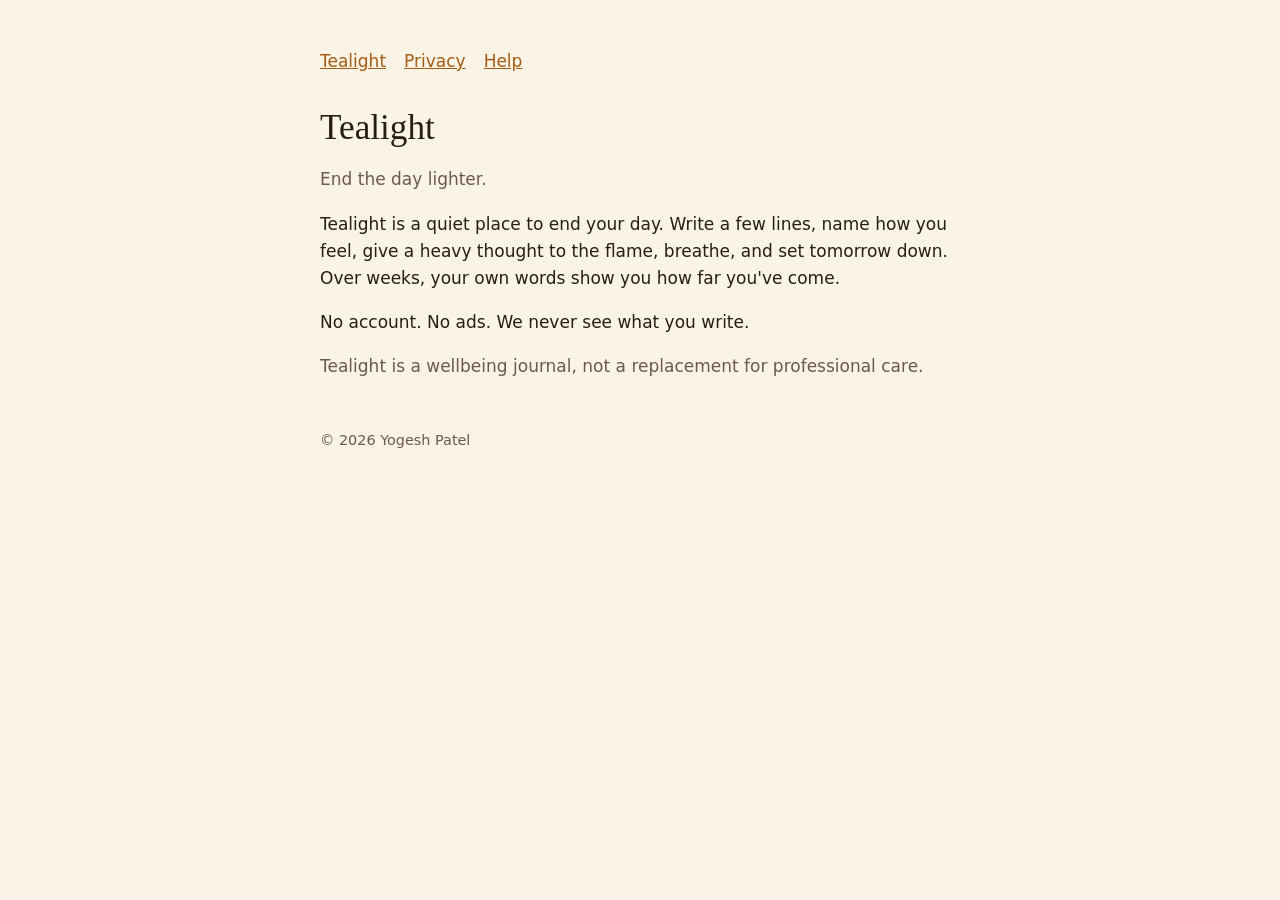
<file: index.html>
<!doctype html>
<html lang="en">
<head><meta charset="utf-8"><meta name="viewport" content="width=device-width, initial-scale=1"><title>Tealight</title><link rel="stylesheet" href="style.css"></head>
<body><main>
<nav><a href="index.html">Tealight</a><a href="privacy.html">Privacy</a><a href="support.html">Help</a></nav>
<h1>Tealight</h1>
<p class="soft">End the day lighter.</p>
<p>Tealight is a quiet place to end your day. Write a few lines, name how you feel, give a heavy thought to the flame, breathe, and set tomorrow down. Over weeks, your own words show you how far you've come.</p>
<p>No account. No ads. We never see what you write.</p>
<p class="soft">Tealight is a wellbeing journal, not a replacement for professional care.</p>
<footer>© 2026 Yogesh Patel</footer>
</main></body></html>
</file>
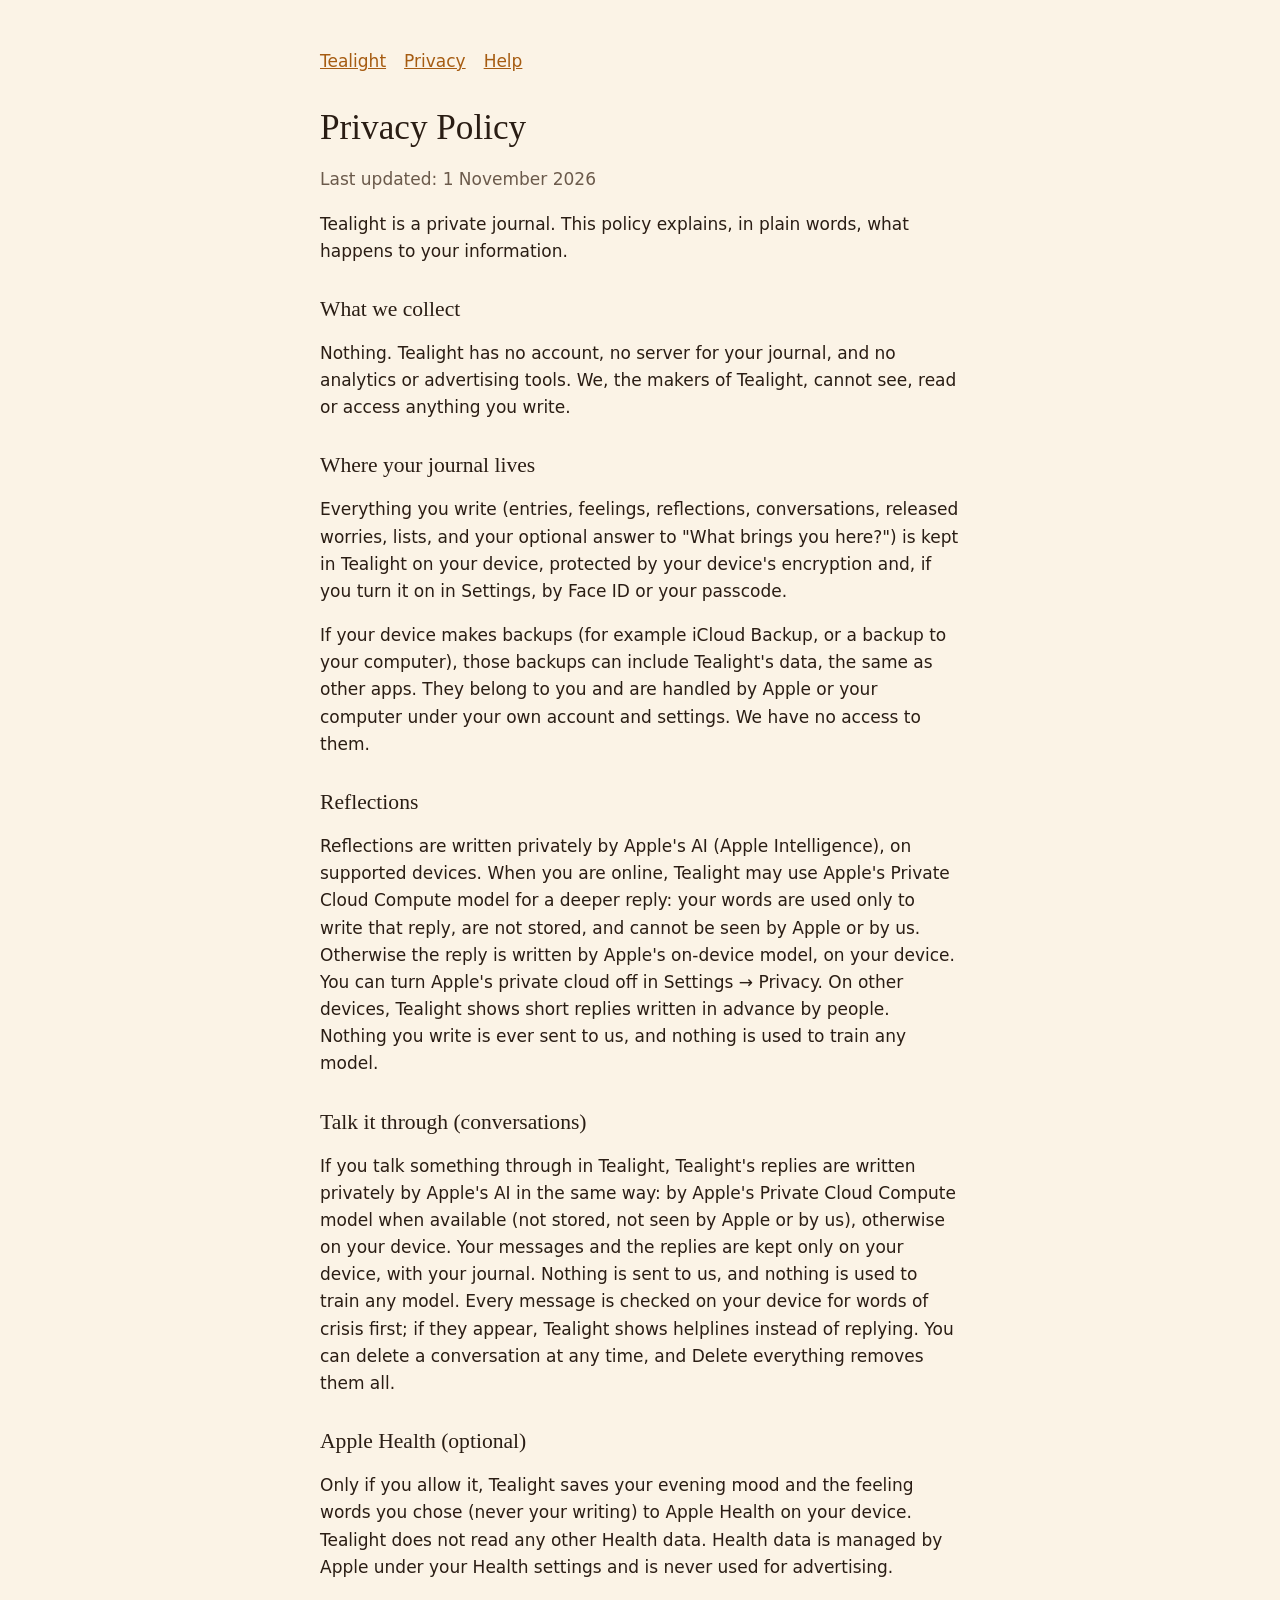
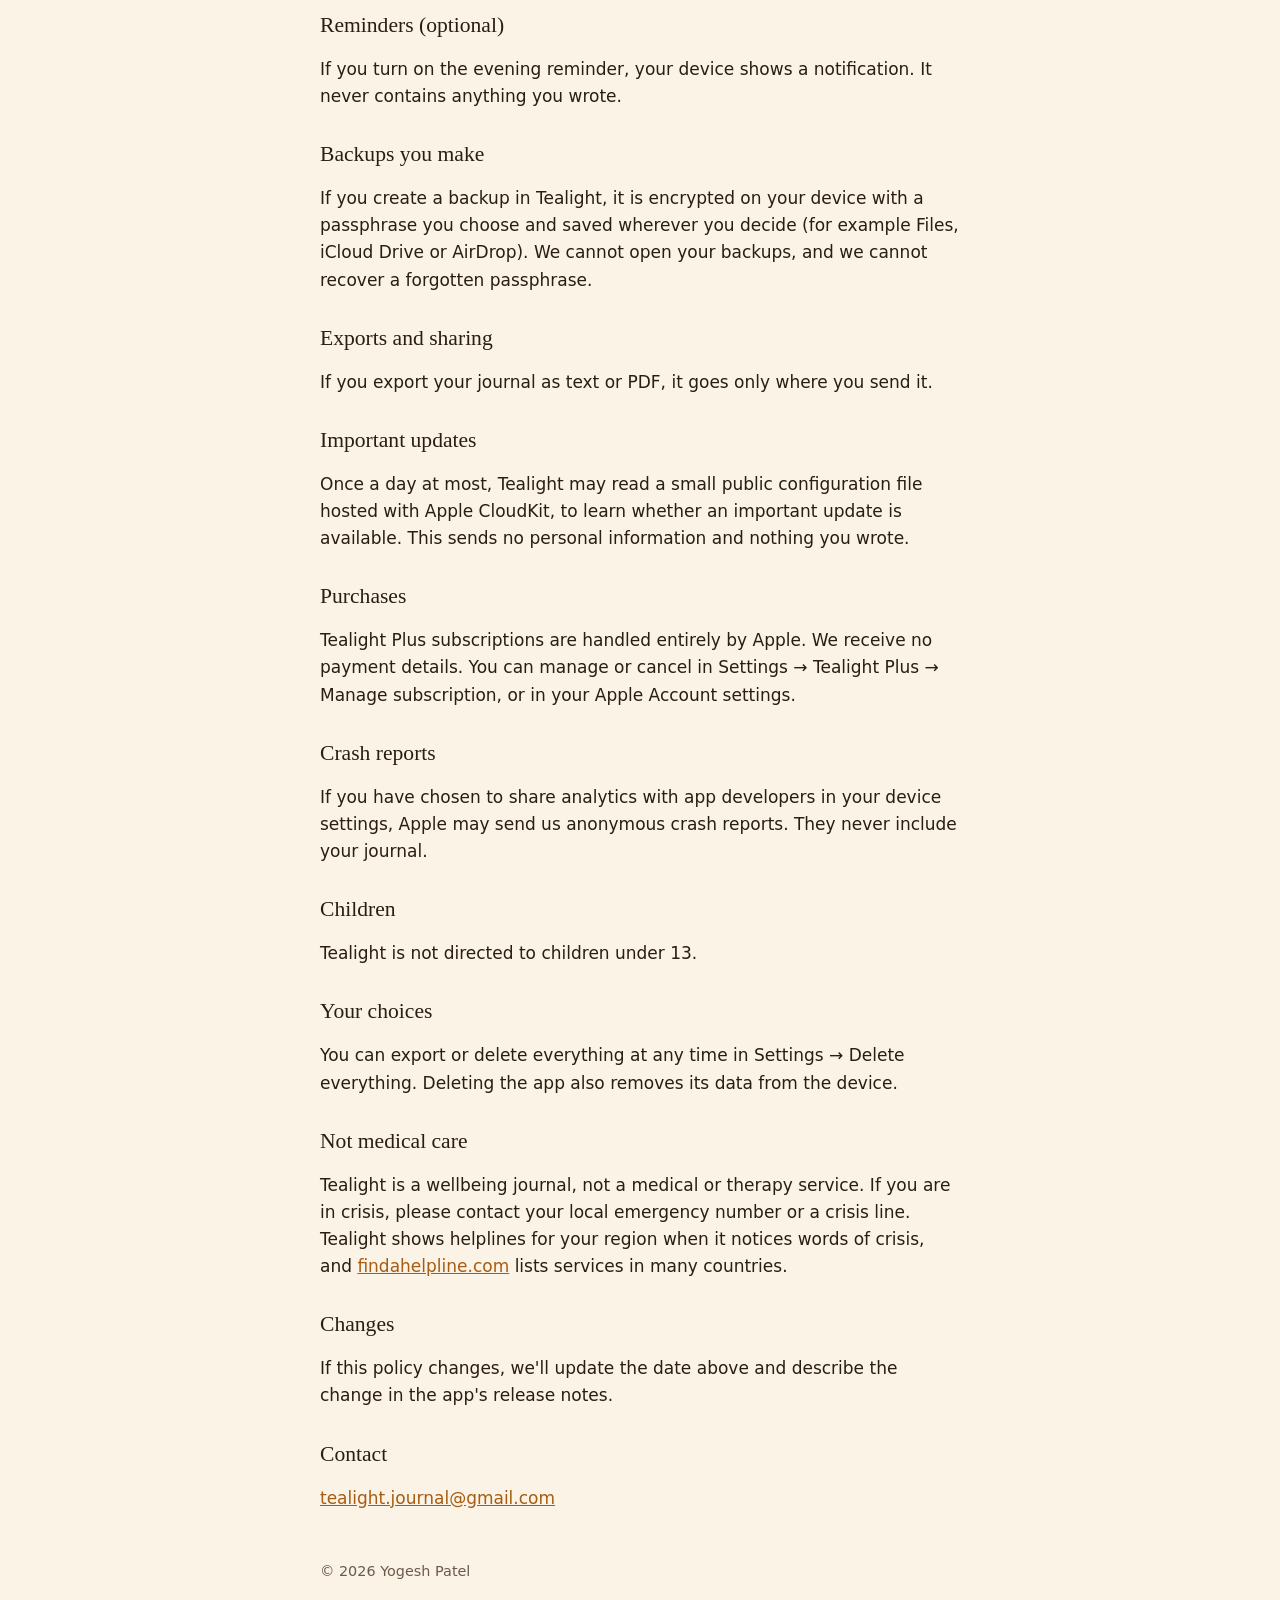
<file: privacy.html>
<!doctype html>
<html lang="en">
<head><meta charset="utf-8"><meta name="viewport" content="width=device-width, initial-scale=1"><title>Tealight Privacy Policy</title><link rel="stylesheet" href="style.css"></head>
<body><main>
<nav><a href="index.html">Tealight</a><a href="privacy.html">Privacy</a><a href="support.html">Help</a></nav>
<h1>Privacy Policy</h1>
<p class="soft">Last updated: 1 November 2026</p>

<p>Tealight is a private journal. This policy explains, in plain words, what happens to your information.</p>

<h2>What we collect</h2>
<p>Nothing. Tealight has no account, no server for your journal, and no analytics or advertising tools. We, the makers of Tealight, cannot see, read or access anything you write.</p>

<h2>Where your journal lives</h2>
<p>Everything you write (entries, feelings, reflections, conversations, released worries, lists, and your optional answer to "What brings you here?") is kept in Tealight on your device, protected by your device's encryption and, if you turn it on in Settings, by Face ID or your passcode.</p>
<p>If your device makes backups (for example iCloud Backup, or a backup to your computer), those backups can include Tealight's data, the same as other apps. They belong to you and are handled by Apple or your computer under your own account and settings. We have no access to them.</p>

<h2>Reflections</h2>
<p>Reflections are written privately by Apple's AI (Apple Intelligence), on supported devices. When you are online, Tealight may use Apple's Private Cloud Compute model for a deeper reply: your words are used only to write that reply, are not stored, and cannot be seen by Apple or by us. Otherwise the reply is written by Apple's on-device model, on your device. You can turn Apple's private cloud off in Settings → Privacy. On other devices, Tealight shows short replies written in advance by people. Nothing you write is ever sent to us, and nothing is used to train any model.</p>

<h2>Talk it through (conversations)</h2>
<p>If you talk something through in Tealight, Tealight's replies are written privately by Apple's AI in the same way: by Apple's Private Cloud Compute model when available (not stored, not seen by Apple or by us), otherwise on your device. Your messages and the replies are kept only on your device, with your journal. Nothing is sent to us, and nothing is used to train any model. Every message is checked on your device for words of crisis first; if they appear, Tealight shows helplines instead of replying. You can delete a conversation at any time, and Delete everything removes them all.</p>

<h2>Apple Health (optional)</h2>
<p>Only if you allow it, Tealight saves your evening mood and the feeling words you chose (never your writing) to Apple Health on your device. Tealight does not read any other Health data. Health data is managed by Apple under your Health settings and is never used for advertising.</p>

<h2>Reminders (optional)</h2>
<p>If you turn on the evening reminder, your device shows a notification. It never contains anything you wrote.</p>

<h2>Backups you make</h2>
<p>If you create a backup in Tealight, it is encrypted on your device with a passphrase you choose and saved wherever you decide (for example Files, iCloud Drive or AirDrop). We cannot open your backups, and we cannot recover a forgotten passphrase.</p>

<h2>Exports and sharing</h2>
<p>If you export your journal as text or PDF, it goes only where you send it.</p>

<h2>Important updates</h2>
<p>Once a day at most, Tealight may read a small public configuration file hosted with Apple CloudKit, to learn whether an important update is available. This sends no personal information and nothing you wrote.</p>

<h2>Purchases</h2>
<p>Tealight Plus subscriptions are handled entirely by Apple. We receive no payment details. You can manage or cancel in Settings → Tealight Plus → Manage subscription, or in your Apple Account settings.</p>

<h2>Crash reports</h2>
<p>If you have chosen to share analytics with app developers in your device settings, Apple may send us anonymous crash reports. They never include your journal.</p>

<h2>Children</h2>
<p>Tealight is not directed to children under 13.</p>

<h2>Your choices</h2>
<p>You can export or delete everything at any time in Settings → Delete everything. Deleting the app also removes its data from the device.</p>

<h2>Not medical care</h2>
<p>Tealight is a wellbeing journal, not a medical or therapy service. If you are in crisis, please contact your local emergency number or a crisis line. Tealight shows helplines for your region when it notices words of crisis, and <a href="https://findahelpline.com">findahelpline.com</a> lists services in many countries.</p>

<h2>Changes</h2>
<p>If this policy changes, we'll update the date above and describe the change in the app's release notes.</p>

<h2>Contact</h2>
<p><a href="mailto:tealight.journal@gmail.com">tealight.journal@gmail.com</a></p>
<footer>© 2026 Yogesh Patel</footer>
</main></body></html>
</file>
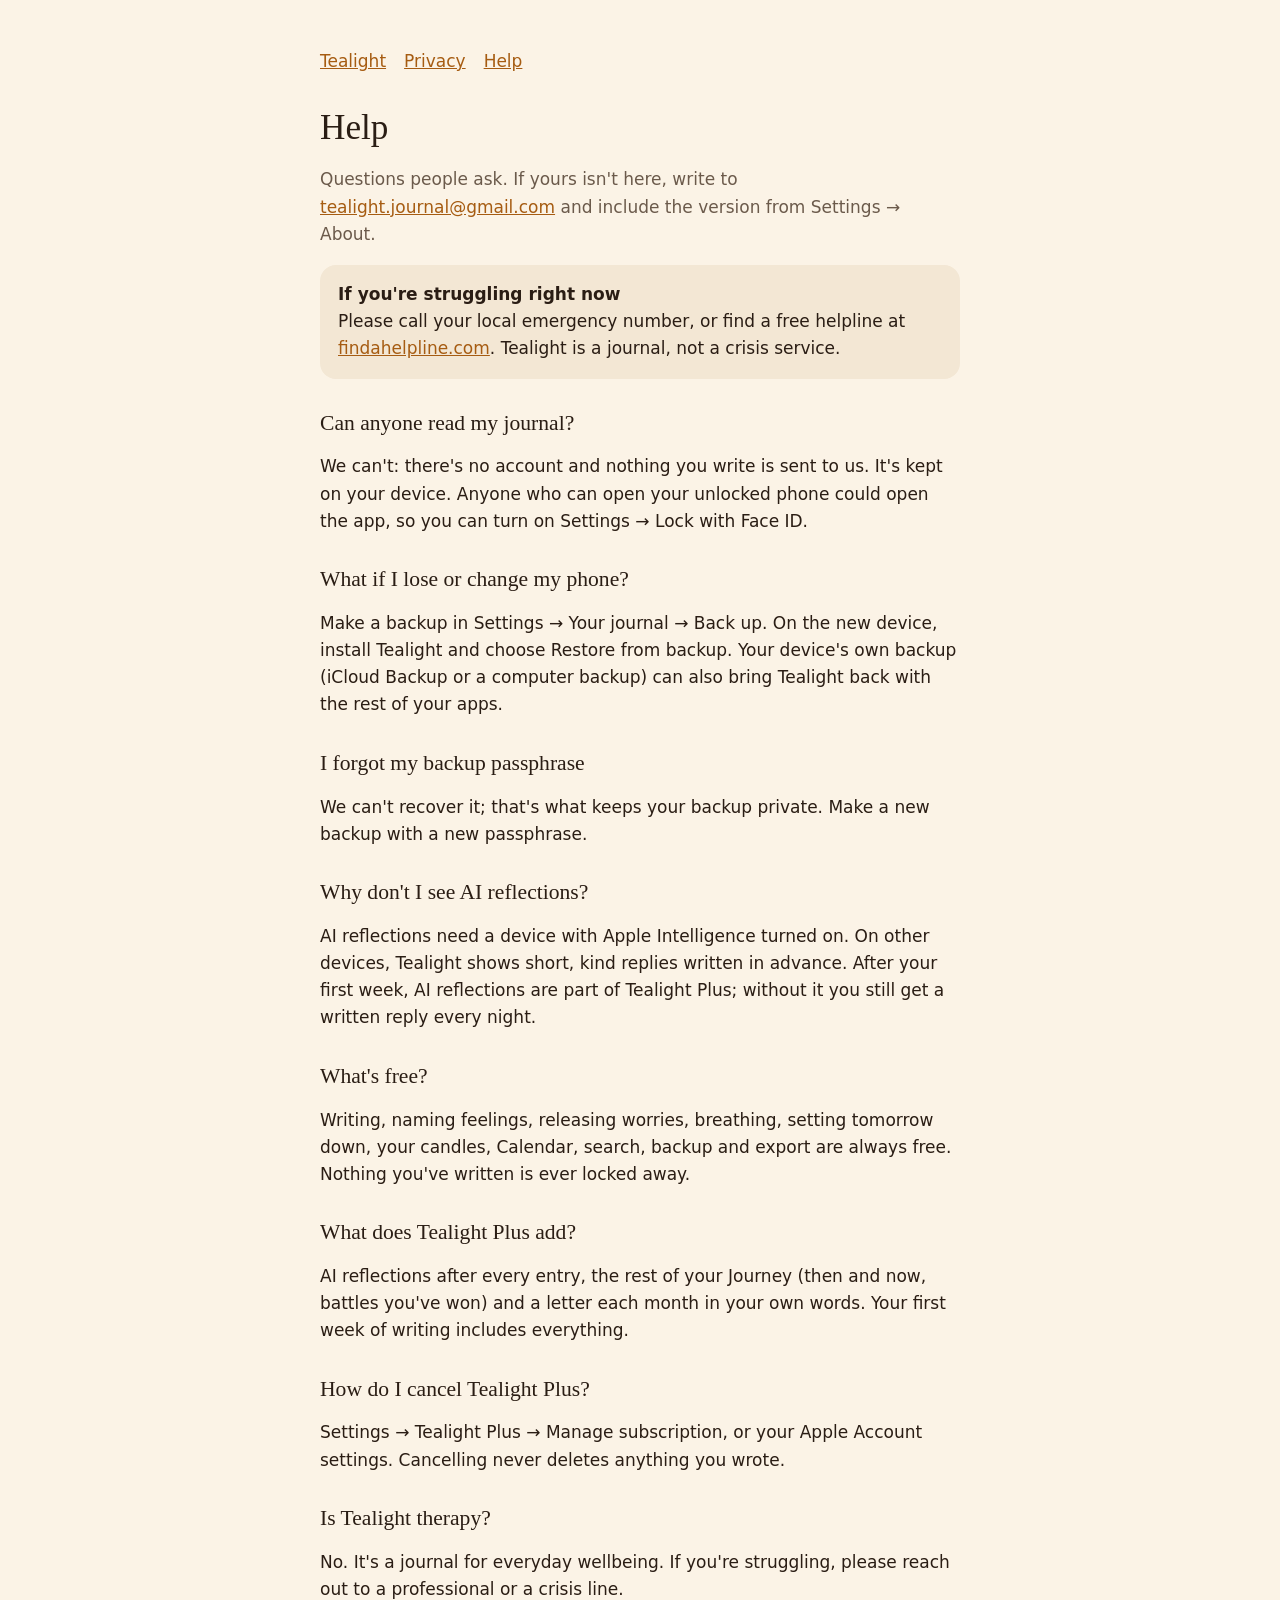
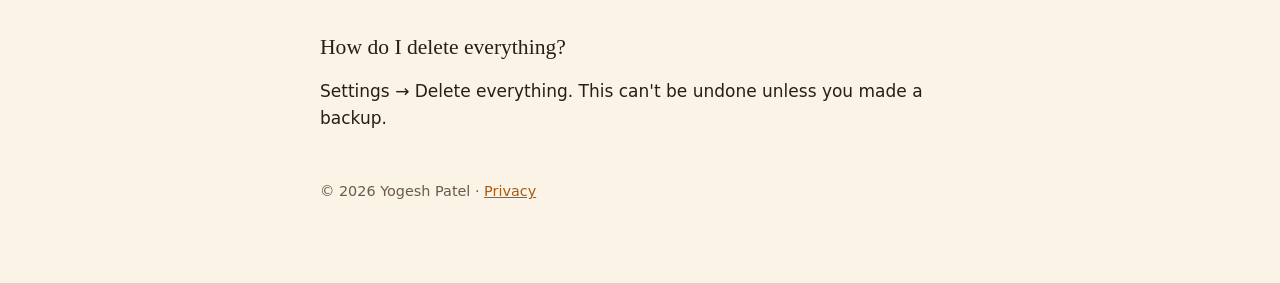
<file: support.html>
<!doctype html>
<html lang="en">
<head><meta charset="utf-8"><meta name="viewport" content="width=device-width, initial-scale=1"><title>Tealight Help</title><link rel="stylesheet" href="style.css"></head>
<body><main>
<nav><a href="index.html">Tealight</a><a href="privacy.html">Privacy</a><a href="support.html">Help</a></nav>
<h1>Help</h1>
<p class="soft">Questions people ask. If yours isn't here, write to <a href="mailto:tealight.journal@gmail.com">tealight.journal@gmail.com</a> and include the version from Settings → About.</p>

<div class="card"><strong>If you're struggling right now</strong><br>Please call your local emergency number, or find a free helpline at <a href="https://findahelpline.com">findahelpline.com</a>. Tealight is a journal, not a crisis service.</div>

<h2>Can anyone read my journal?</h2>
<p>We can't: there's no account and nothing you write is sent to us. It's kept on your device. Anyone who can open your unlocked phone could open the app, so you can turn on Settings → Lock with Face ID.</p>

<h2>What if I lose or change my phone?</h2>
<p>Make a backup in Settings → Your journal → Back up. On the new device, install Tealight and choose Restore from backup. Your device's own backup (iCloud Backup or a computer backup) can also bring Tealight back with the rest of your apps.</p>

<h2>I forgot my backup passphrase</h2>
<p>We can't recover it; that's what keeps your backup private. Make a new backup with a new passphrase.</p>

<h2>Why don't I see AI reflections?</h2>
<p>AI reflections need a device with Apple Intelligence turned on. On other devices, Tealight shows short, kind replies written in advance. After your first week, AI reflections are part of Tealight Plus; without it you still get a written reply every night.</p>

<h2>What's free?</h2>
<p>Writing, naming feelings, releasing worries, breathing, setting tomorrow down, your candles, Calendar, search, backup and export are always free. Nothing you've written is ever locked away.</p>

<h2>What does Tealight Plus add?</h2>
<p>AI reflections after every entry, the rest of your Journey (then and now, battles you've won) and a letter each month in your own words. Your first week of writing includes everything.</p>

<h2>How do I cancel Tealight Plus?</h2>
<p>Settings → Tealight Plus → Manage subscription, or your Apple Account settings. Cancelling never deletes anything you wrote.</p>

<h2>Is Tealight therapy?</h2>
<p>No. It's a journal for everyday wellbeing. If you're struggling, please reach out to a professional or a crisis line.</p>

<h2>How do I delete everything?</h2>
<p>Settings → Delete everything. This can't be undone unless you made a backup.</p>
<footer>© 2026 Yogesh Patel · <a href="privacy.html">Privacy</a></footer>
</main></body></html>
</file>
<file: style.css>
:root { --paper: #fbf3e6; --ink: #2a1d14; --soft: #6b5a4b; --flame: #a65c12; --card: #f3e7d4; }
@media (prefers-color-scheme: dark) { :root { --paper: #14110f; --ink: #fbf3e6; --soft: #cbb8a2; --flame: #f6b54a; --card: #221a14; } }
* { box-sizing: border-box; }
body { margin: 0; background: var(--paper); color: var(--ink); font: 17px/1.6 -apple-system, BlinkMacSystemFont, "SF Pro Text", system-ui, sans-serif; }
main { max-width: 680px; margin: 0 auto; padding: 48px 20px 80px; }
h1, h2 { font-family: "New York", ui-serif, Georgia, serif; font-weight: 400; line-height: 1.2; }
h1 { font-size: 2.2rem; margin: 0 0 4px; }
h2 { font-size: 1.35rem; margin: 2rem 0 0.4rem; }
p, li { color: var(--ink); }
.soft { color: var(--soft); }
a { color: var(--flame); }
nav { display: flex; gap: 18px; margin-bottom: 32px; }
.card { background: var(--card); border-radius: 16px; padding: 16px 18px; margin: 16px 0; }
footer { margin-top: 48px; font-size: 0.9rem; color: var(--soft); }
</file>
